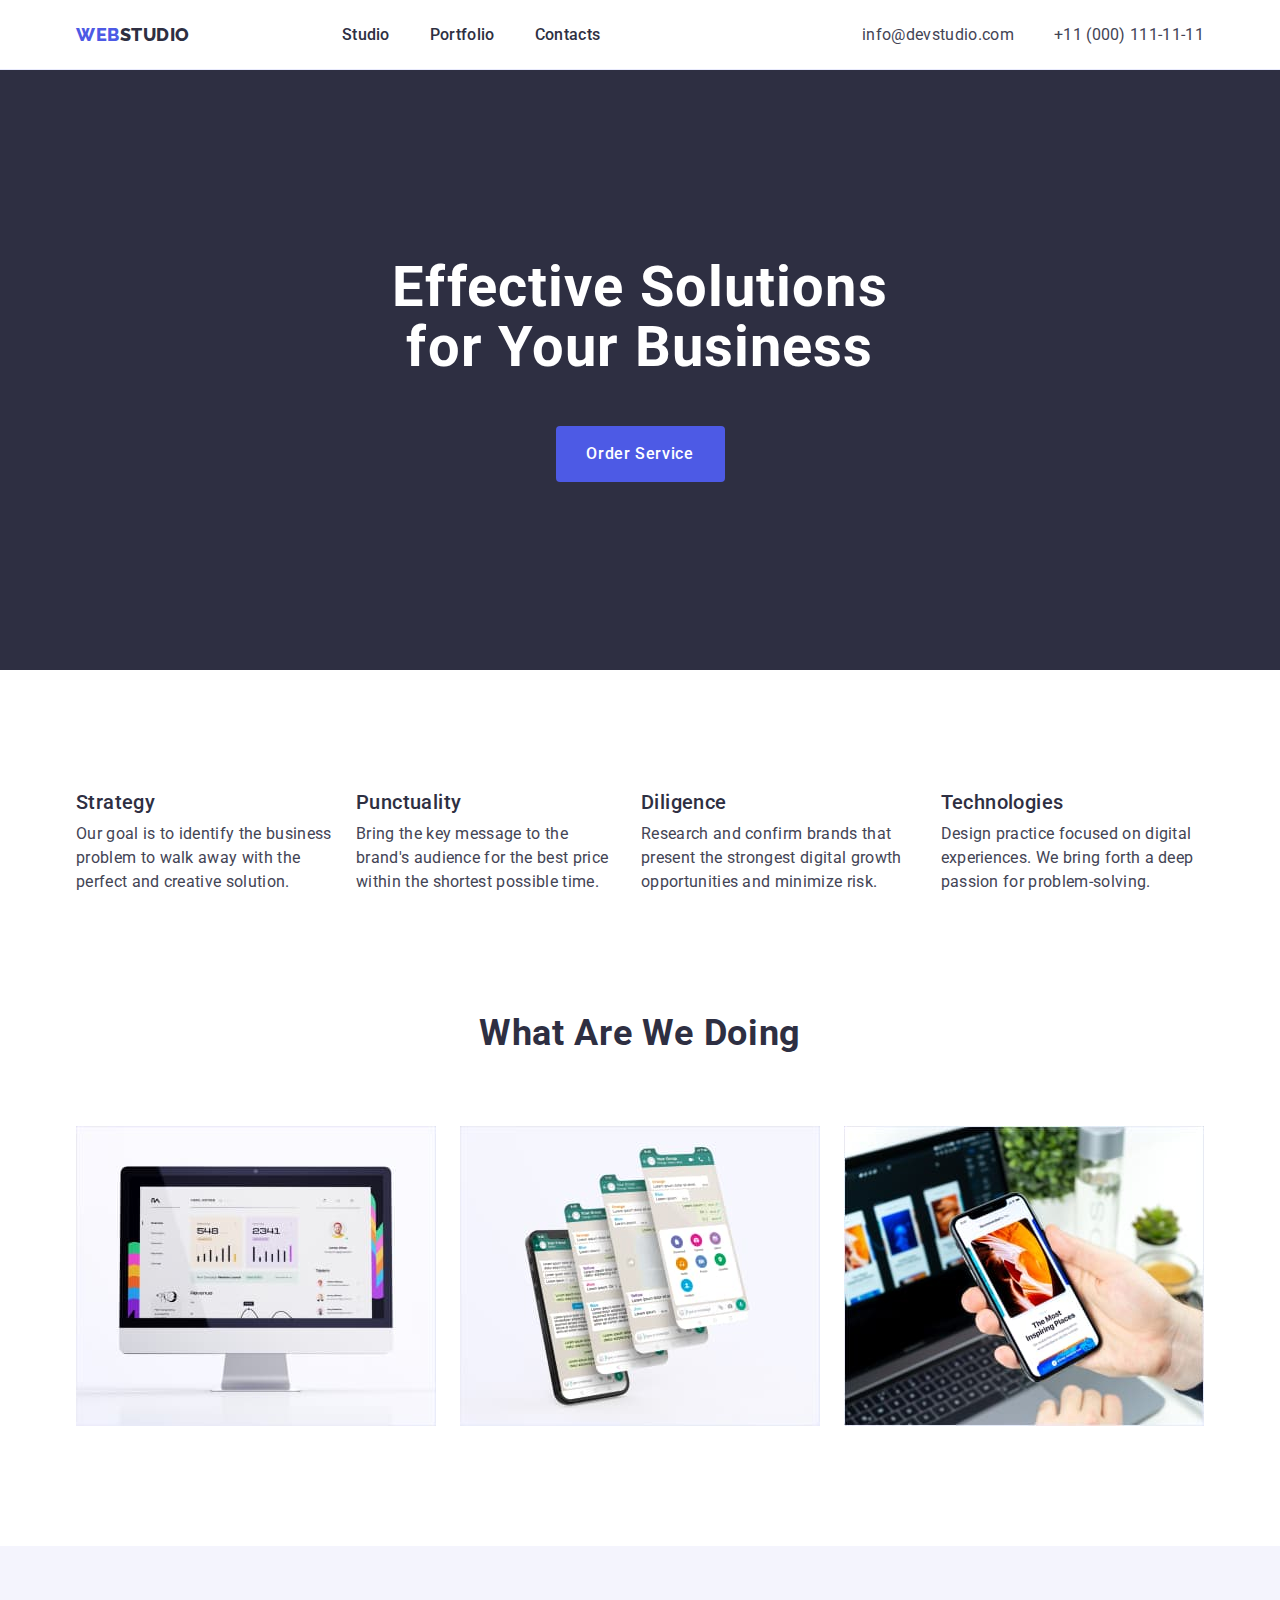
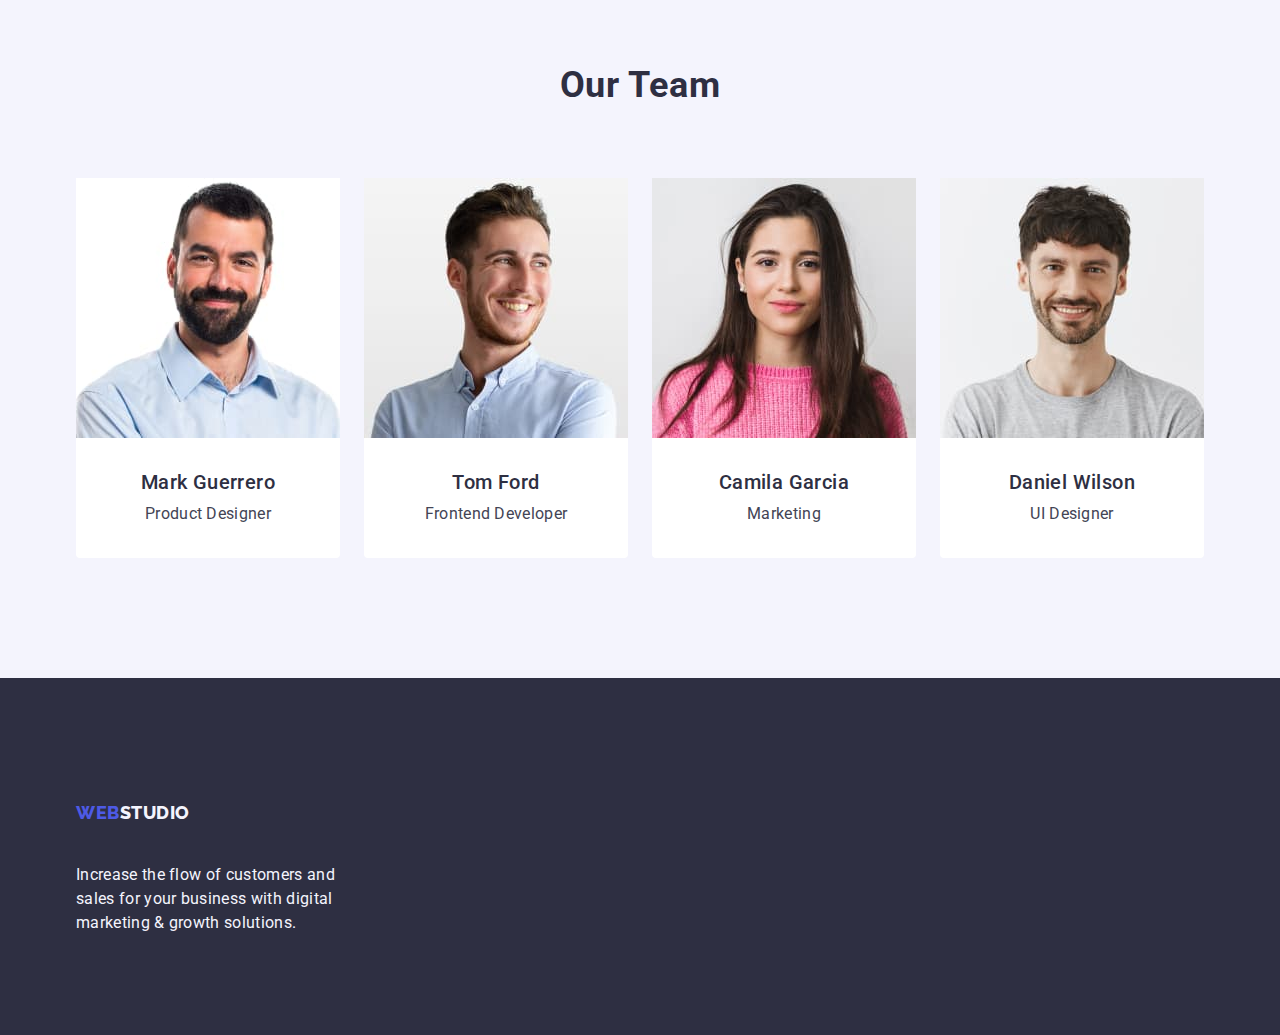
<file: index.html>
<!DOCTYPE html>
<html lang="en">
  <head>
    <meta charset="UTF-8" />
    <meta http-equiv="X-UA-Compatible" content="IE=edge" />
    <meta name="webstudio" content="about company webstudio" />
    <title>homework3</title>
    <link rel="preconnect" href="https://fonts.googleapis.com" />
    <link rel="preconnect" href="https://fonts.gstatic.com" crossorigin />
    <link
      href="https://fonts.googleapis.com/css2?family=Raleway:wght@800&family=Roboto:wght@400;500;700;900&display=swap"
      rel="stylesheet"
    />
    <link rel="stylesheet" href="./css/modern-normalize.min.css" />
    <link rel="stylesheet" href="./css/style.css" />
  </head>
  <body>
    <!-- Header -->
    <header class="header">
      <div class="header-top container">
        <nav class="navigation">
          <a class="logo-web link" href="./index.html"
            >Web<span class="logo-studio">Studio</span></a
          >
          <ul class="header-nav list">
            <li class="nav-item">
              <a class="nav-link link" href="./index.html" target="_self"
                >Studio</a
              >
            </li>
            <li class="nav-item">
              <a class="nav-link link" href="./portfolio.html" target="_self"
                >Portfolio</a
              >
            </li>
            <li class="nav-item">
              <a class="nav-link link" href="">Contacts</a>
            </li>
          </ul>
        </nav>
        <address class="contacts">
          <ul class="list">
            <li>
              <a class="contacts-link link" href="mailto:info@devstudio.com"
                >info@devstudio.com</a
              >
            </li>
            <li>
              <a class="contacts-link link" href="tel:+110001111111"
                >+11 (000) 111-11-11</a
              >
            </li>
          </ul>
        </address>
      </div>
    </header>

    <main>
      <!--Hero section-->
      <section class="main-hero">
        <div class="container">
          <h1 class="main-slogan">Effective Solutions for Your Business</h1>
          <button class="order-button" type="button">Order Service</button>
        </div>
      </section>
      <!--Benefits section-->
      <section class="advantages">
        <div class="container">
          <h2 class="visually-hidden">Special features.</h2>
          <ul class="list">
            <li class="advantages-item">
              <h3 class="advantages-title">Strategy</h3>
              <p class="advantages-text">
                Our goal is to identify the business problem to walk away with
                the perfect and creative solution.
              </p>
            </li>
            <li class="advantages-item">
              <h3 class="advantages-title">Punctuality</h3>
              <p class="advantages-text">
                Bring the key message to the brand's audience for the best price
                within the shortest possible time.
              </p>
            </li>
            <li class="advantages-item">
              <h3 class="advantages-title">Diligence</h3>
              <p class="advantages-text">
                Research and confirm brands that present the strongest digital
                growth opportunities and minimize risk.
              </p>
            </li>
            <li class="advantages-item">
              <h3 class="advantages-title">Technologies</h3>
              <p class="advantages-text">
                Design practice focused on digital experiences. We bring forth a
                deep passion for problem-solving.
              </p>
            </li>
          </ul>
        </div>
      </section>
      <!--Examples section-->
      <section class="examples">
        <div class="container">
          <h2 class="second-title">What are we doing</h2>
          <ul class="list">
            <li class="example-item">
              <img
                src="./images/monitor_with_program.jpg"
                alt="Monitor with program"
                width="360"
                height="300"
              />
            </li>
            <li class="example-item">
              <img
                src="./images/phone_with_tabs.jpg"
                alt="phone with tabs"
                width="360"
                height="300"
              />
            </li>
            <li class="example-item">
              <img
                src="./images/phone_with_a_picture.jpg"
                alt="phone with a picture"
                width="360"
                height="300"
              />
            </li>
          </ul>
        </div>
      </section>
      <!--About-team section-->
      <section class="about-team">
        <div class="container">
          <h2 class="team-title">Our Team</h2>
          <ul class="list">
            <li class="team-members">
              <img
                src="./images/mark_guerrero.jpg"
                alt="Mark Guerrero"
                width="264"
                height="260"
              />
              <div class="member-container">
                <h3 class="members-name">Mark Guerrero</h3>
                <p class="members-position">Product Designer</p>
              </div>
            </li>
            <li class="team-members">
              <img
                src="./images/tom_forrd.jpg"
                alt="Tom Ford"
                width="264"
                height="260"
              />
              <div class="member-container">
                <h3 class="members-name">Tom Ford</h3>
                <p class="members-position">Frontend Developer</p>
              </div>
            </li>
            <li class="team-members">
              <img
                src="./images/camila_garcia.jpg"
                alt="Camila Garcia"
                width="264"
                height="260"
              />
              <div class="member-container">
                <h3 class="members-name">Camila Garcia</h3>
                <p class="members-position">Marketing</p>
              </div>
            </li>
            <li class="team-members">
              <img
                src="./images/daniel_wilson.jpg"
                alt="Daniel Wilson"
                width="264"
                height="260"
              />
              <div class="member-container">
                <h3 class="members-name">Daniel Wilson</h3>
                <p class="members-position">UI Designer</p>
              </div>
            </li>
          </ul>
        </div>
      </section>
    </main>
    <!-- Footer -->
    <footer class="footer-area">
      <div class="container">
        <a class="logo-footer logo-web link" href="./index.html"
          >Web<span class="logo-studio-footer">Studio</span></a
        >
        <p class="footer-text">
          Increase the flow of customers and sales for your business with
          digital marketing & growth solutions.
        </p>
      </div>
    </footer>
  </body>
</html>
</file>
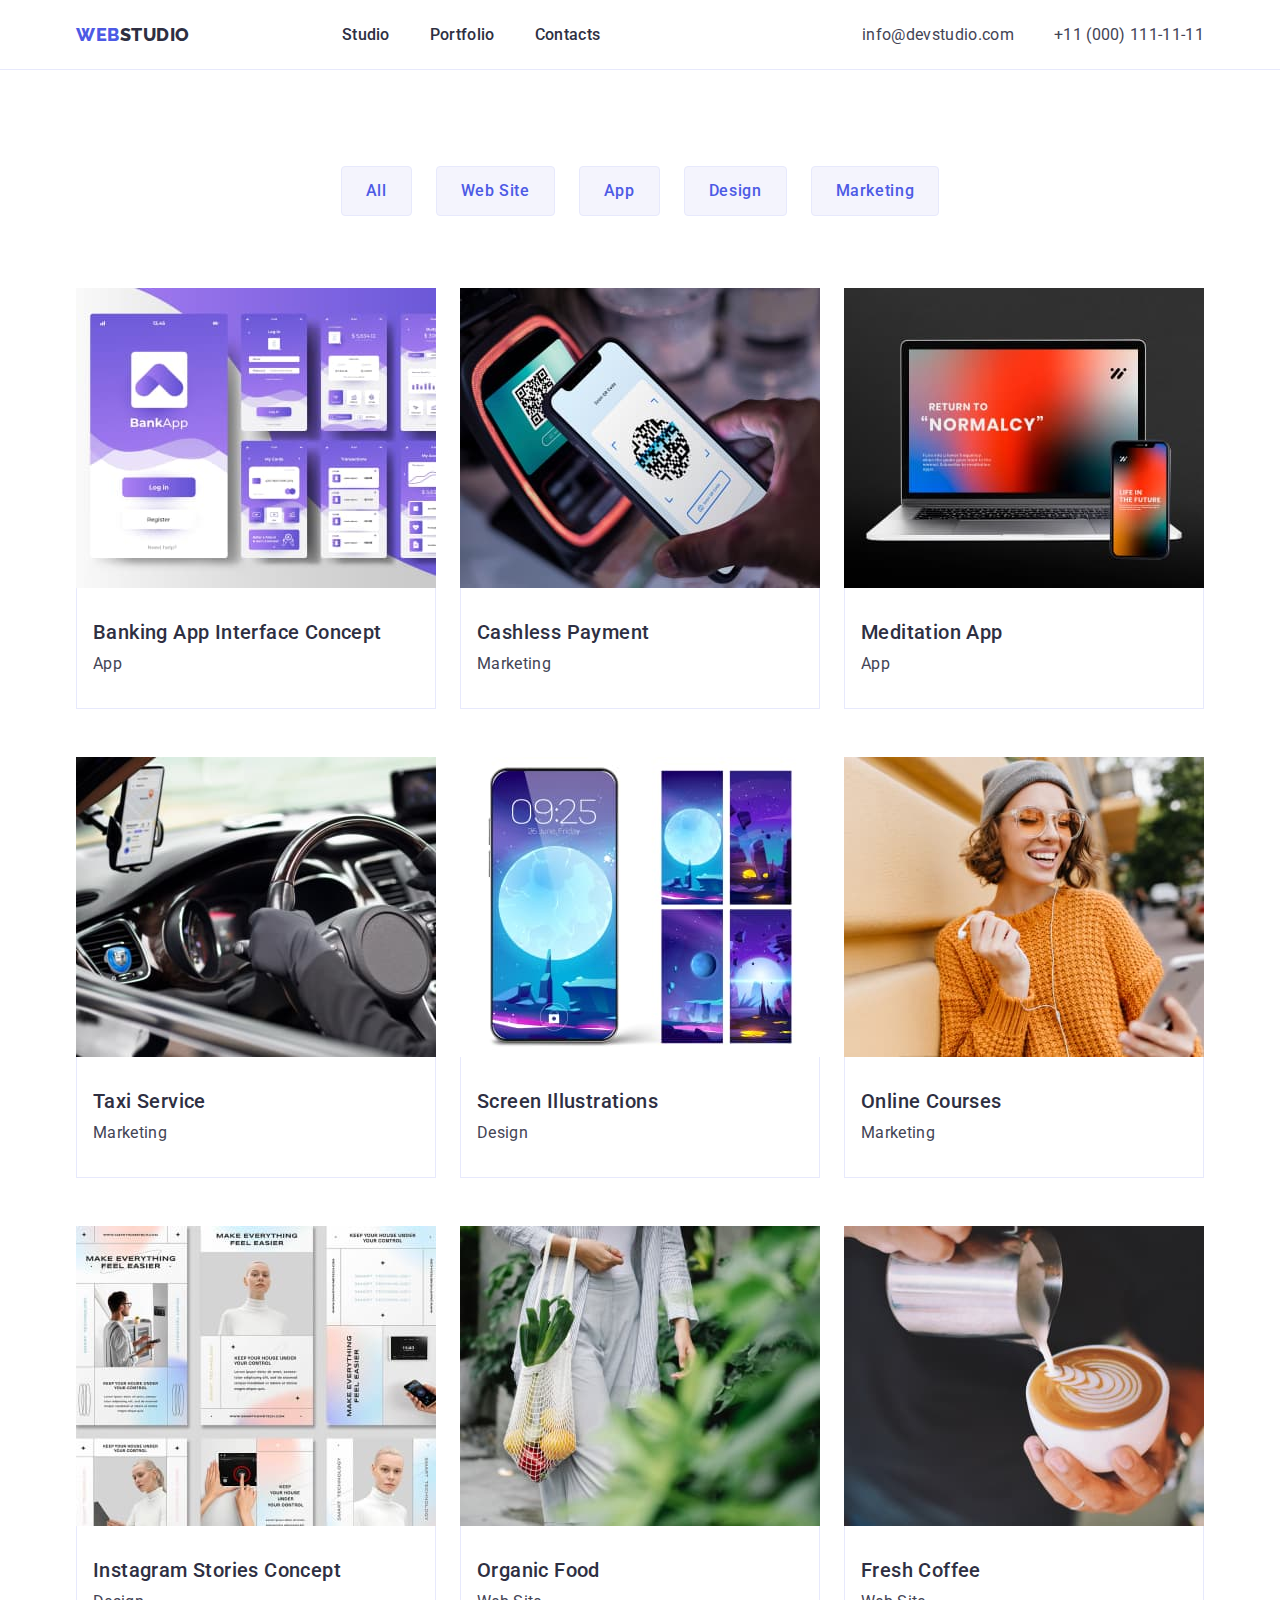
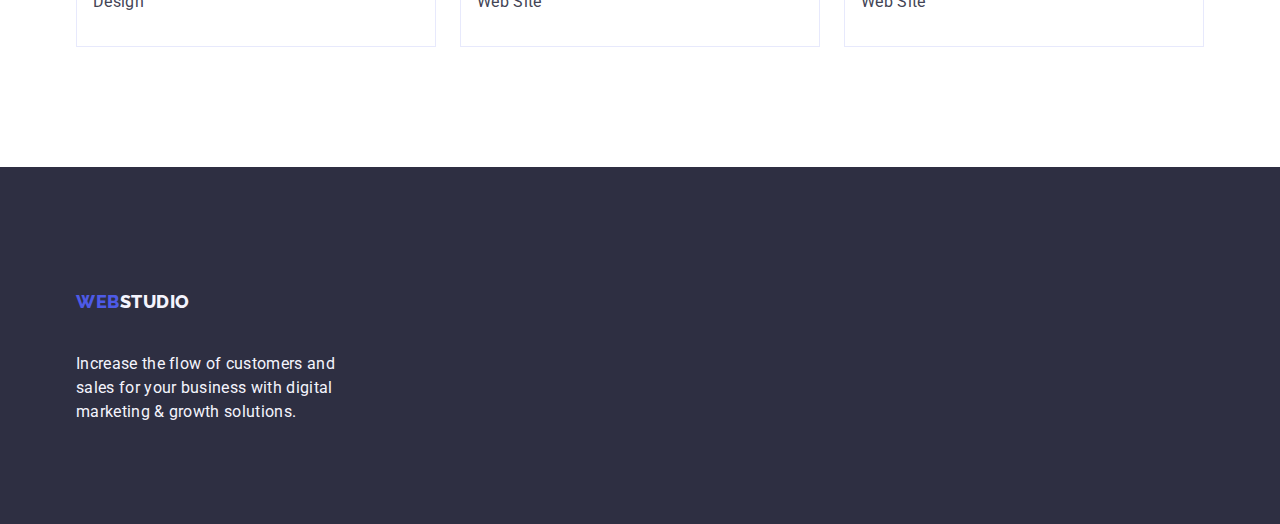
<file: portfolio.html>
<!DOCTYPE html>
<html lang="en">
  <head>
    <meta charset="UTF-8" />
    <meta http-equiv="X-UA-Compatible" content="IE=edge" />
    <meta name="webstudio" content="Portfolio of the web studio company" />
    <title>homework3</title>
    <link rel="preconnect" href="https://fonts.googleapis.com" />
    <link rel="preconnect" href="https://fonts.gstatic.com" crossorigin />
    <link
      href="https://fonts.googleapis.com/css2?family=Raleway:wght@800&family=Roboto:wght@400;500;700;900&display=swap"
      rel="stylesheet" />
    <link rel="stylesheet" href="./css/modern-normalize.min.css" />
    <link rel="stylesheet" href="./css/style.css" />
  </head>
  <body>
    <!-- Header -->
    <header class="header">
      <div class="header-top container">
        <nav class="navigation">
          <a class="logo-web link" href="./index.html">Web<span class="logo-studio">Studio</span></a>
          <ul class="header-nav list">
            <li class="nav-item">
              <a class="nav-link link" href="./index.html" target="_self">Studio</a>
            </li>
            <li class="nav-item">
              <a class="nav-link link" href="./portfolio.html" target="_self">Portfolio</a>
            </li>
            <li class="nav-item"><a class="nav-link link" href="">Contacts</a></li>
          </ul>
        </nav>
        <address class="contacts">
          <ul class="list">
            <li>
              <a class="contacts-link link" href="mailto:info@devstudio.com">info@devstudio.com</a>
            </li>
            <li>
              <a class="contacts-link link" href="tel:+110001111111">+11 (000) 111-11-11</a>
            </li>
          </ul>
        </address>
      </div>
    </header>

    <main>
      <!--Gallery portfolio-->
      <section class="gallery">
        <div class="container">
          <h1 class="visually-hidden">The work we do</h1>
          <ul class="button-list list">
            <li><button class="button-item" type="button">All</button></li>
            <li><button class="button-item" type="button">Web Site</button></li>
            <li><button class="button-item" type="button">App</button></li>
            <li><button class="button-item" type="button">Design</button></li>
            <li><button class="button-item" type="button">Marketing</button></li>
          </ul>
          <ul class="gallery-list list">
            <li class="gallery-item">
              <a class="link" href="">
                <img src="./images/portfolio/bank-app.jpg" alt="mobile banking" width="360" height="300" />
                <div class="gallery-item-container">
                  <h2 class="gallery-title">Banking App Interface Concept</h2>
                  <p class="gallery-text">App</p>
                </div>
              </a>
            </li>
            <li class="gallery-item">
              <a class="link" href="">
                <img src="./images/portfolio/qr-payments.jpg" alt="pay with phone" width="360" height="300" />
                <div class="gallery-item-container">
                  <h2 class="gallery-title">Cashless Payment</h2>
                  <p class="gallery-text">Marketing</p>
                </div>
              </a>
            </li>
            <li class="gallery-item">
              <a class="link" href="">
                <img
                  src="./images/portfolio/maditation-app.jpg"
                  alt="laptop with apps"
                  width="360"
                  height="300" />
                <div class="gallery-item-container">
                  <h2 class="gallery-title">Meditation App</h2>
                  <p class="gallery-text">App</p>
                </div>
              </a>
            </li>
            <li class="gallery-item">
              <a class="link" href="">
                <img src="./images/portfolio/taxi.jpg" alt="taxi with a phone" width="360" height="300" />
                <div class="gallery-item-container">
                  <h2 class="gallery-title">Taxi Service</h2>
                  <p class="gallery-text">Marketing</p>
                </div>
              </a>
            </li>
            <li class="gallery-item">
              <a class="link" href="">
                <img
                  src="./images/portfolio/wallpapers.jpg"
                  alt="phone with illustration"
                  width="360"
                  height="300" />
                <div class="gallery-item-container">
                  <h2 class="gallery-title">Screen Illustrations</h2>
                  <p class="gallery-text">Design</p>
                </div>
              </a>
            </li>
            <li class="gallery-item">
              <a class="link" href="">
                <img
                  src="./images/portfolio/online-courses.jpg"
                  alt="girl with a phone"
                  width="360"
                  height="300" />
                <div class="gallery-item-container">
                  <h2 class="gallery-title">Online Courses</h2>
                  <p class="gallery-text">Marketing</p>
                </div>
              </a>
            </li>
            <li class="gallery-item">
              <a class="link" href="">
                <img
                  src="./images/portfolio/instagram.jpg"
                  alt="stories instagram"
                  width="360"
                  height="300" />
                <div class="gallery-item-container">
                  <h2 class="gallery-title">Instagram Stories Concept</h2>
                  <p class="gallery-text">Design</p>
                </div>
              </a>
            </li>
            <li class="gallery-item">
              <a class="link" href="">
                <img
                  src="./images/portfolio/food-organic.jpg"
                  alt="fruits in a net"
                  width="360"
                  height="300" />
                <div class="gallery-item-container">
                  <h2 class="gallery-title">Organic Food</h2>
                  <p class="gallery-text">Web Site</p>
                </div>
              </a>
            </li>
            <li class="gallery-item">
              <a class="link" href="">
                <img src="./images/portfolio/coffee.jpg" alt="a cup of coffee" width="360" height="300" />
                <div class="gallery-item-container">
                  <h2 class="gallery-title">Fresh Coffee</h2>
                  <p class="gallery-text">Web Site</p>
                </div>
              </a>
            </li>
          </ul>
        </div>
      </section>
    </main>
    <!-- Footer -->
    <footer class="footer-area">
      <div class="container">
        <a class="logo-footer logo-web link" href="./index.html"
          >Web<span class="logo-studio-footer">Studio</span></a
        >
        <p class="footer-text">
          Increase the flow of customers and sales for your business with digital marketing & growth
          solutions.
        </p>
      </div>
    </footer>
  </body>
</html>
</file>
<file: css/style.css>
:root {
  --hover-color: #404bbf;
  --main-brandcolor: #2e2f42;
  --main-backgroundcolor: #f4f4fd;
  --logo-buttonscolor: #4d5ae5;
  --main-white: #ffffff;
  --main-textcolor: #434455;
  --gallery-button-border: #e7e9fc;
  --gallery-item-border: #e7e9fc;
  --header-border-bottom: #e7e9fc;
}

/**
  |============================
  | Global 
  |============================
*/

.link {
  text-decoration: none;
}

.list {
  list-style: none;
}

h1,
h2,
h3,
p {
  margin-top: 0;
  margin-bottom: 0;
}

ul {
  margin-top: 0;
  margin-bottom: 0;
  padding-left: 0;
}

img {
  display: block;
  max-width: 100%;
}

.container {
  margin: 0 auto;
  width: 1158px;
  padding: 0 15px;
}

body {
  font-family: "Roboto", sans-serif;
  background-color: var(--main-white);
  color: var(--main-textcolor);
}

/**
  |============================
  | Header
  |============================
*/

.logo-web {
  font-family: "Raleway", sans-serif;
  font-weight: 800;
  font-size: 18px;
  line-height: 1.17;
  letter-spacing: 0.03em;
  text-transform: uppercase;
  color: var(--logo-buttonscolor);
  padding: 24px 0;
  margin-right: 76px;
}

.logo-studio {
  color: var(--main-brandcolor);
}

.header {
  background-color: var(--main-white);
  border-bottom: 1px solid var(--header-border-bottom);
}

.header-top {
  display: flex;
  align-items: center;
}

.navigation {
  display: flex;
  align-items: center;
}

.header-nav {
  display: flex;
  gap: 40px;
  margin-left: 76px;
  width: 261px;
}

.list .nav-link {
  font-weight: 500;
  font-size: 16px;
  line-height: 1.5;
  letter-spacing: 0.02em;
  color: var(--main-brandcolor);
  padding: 24px 0;
}
.list .nav-link:hover,
.list .nav-link:focus {
  color: var(--hover-color);
}
.list .nav-link:active {
  color: var(--hover-color);
}

.contacts {
  font-style: normal;
  margin-left: auto;
}

.contacts .list {
  display: flex;
  gap: 40px;
}

.list .contacts-link {
  font-size: 16px;
  line-height: 1.5;
  letter-spacing: 0.02em;
  color: var(--main-textcolor);
}
.list .contacts-link:hover,
.list .contacts-link:focus {
  color: var(--hover-color);
}

/**
  |============================
  | Hero section
  |============================
*/

.main-hero {
  background-color: var(--main-brandcolor);
  padding: 188px 0;
}

.main-slogan {
  font-weight: 700;
  font-size: 56px;
  line-height: 1.07;
  text-align: center;
  letter-spacing: 0.02em;
  color: var(--main-white);
  max-width: 496px;
  margin: 0 auto;
  margin-bottom: 48px;
}

.order-button {
  font-family: "Roboto", sans-serif;
  background: var(--logo-buttonscolor);
  font-weight: 500;
  font-size: 16px;
  line-height: 1.5;
  letter-spacing: 0.04em;
  color: var(--main-white);
  cursor: pointer;
  display: block;
  margin: 0 auto;
  min-width: 169px;
  height: 56px;
  border-radius: 4px;
  border: none;
}
.order-button:hover,
.order-button:focus {
  background: var(--hover-color);
}

/**
  |============================
  | Benefits section
  |============================
*/

.visually-hidden {
  position: absolute;
  width: 1px;
  height: 1px;
  margin: -1px;
  border: 0;
  padding: 0;
  white-space: nowrap;
  clip-path: inset(100%);
  clip: rect(0 0 0 0);
  overflow: hidden;
}

.list .advantages-title {
  font-weight: 500;
  font-size: 20px;
  line-height: 1.2;
  letter-spacing: 0.02em;
  color: var(--main-brandcolor);
  margin-bottom: 8px;
}

.list .advantages-text {
  font-size: 16px;
  line-height: 1.5;
  letter-spacing: 0.02em;
}

.advantages .list {
  display: flex;
  gap: 24px;
}

.advantages-item:last-child {
  margin-right: 0;
}

.list .advantages-item {
  width: calc((100%-72px) / 4);
}

.advantages {
  padding: 120px 0;
}

/**
  |============================
  | Examples section
  |============================
*/

.second-title {
  font-weight: 700;
  font-size: 36px;
  line-height: 1.11;
  text-align: center;
  letter-spacing: 0.02em;
  text-transform: capitalize;
  color: var(--main-brandcolor);
  margin-bottom: 72px;
}

.examples {
  padding-bottom: 120px;
}

.examples .list {
  display: flex;
  gap: 24px;
}

.example-item:last-child {
  margin-right: 0;
}

.list .example-item {
  width: calc((100%-48px) / 3);
}

/**
  |============================
  | About-team section
  |============================
*/

.about-team {
  background-color: var(--main-backgroundcolor);
}

.team-title {
  font-weight: 700;
  font-size: 36px;
  line-height: 1.11;
  letter-spacing: 0.02em;
  text-align: center;
  text-transform: capitalize;
  color: var(--main-brandcolor);
  margin-bottom: 72px;
}

.team-members {
  background-color: var(--main-white);
  border-radius: 0px 0px 4px 4px;
}

.list .members-name {
  font-weight: 500;
  font-size: 20px;
  line-height: 1.2;
  text-align: center;
  letter-spacing: 0.02em;
  color: var(--main-brandcolor);
  margin-bottom: 8px;
}

.list .members-position {
  font-size: 16px;
  line-height: 1.5;
  text-align: center;
  letter-spacing: 0.02em;
}

.about-team {
  padding-top: 120px;
  padding-bottom: 120px;
}

.about-team .list {
  display: flex;
  gap: 24px;
}

.team-members:last-child {
  margin-right: 0;
}

.list .team-members {
  width: calc((100%-72px) / 4);
}

.member-container {
  padding: 32px 16px;
}

/**
  |============================
  | Footer
  |============================
*/

.footer-area {
  background-color: var(--main-brandcolor);
  padding: 100px 0;
}

.footer-text {
  font-size: 16px;
  line-height: 1.5;
  letter-spacing: 0.02em;
  color: var(--main-backgroundcolor);
  max-width: 264px;
}

.logo-studio-footer {
  color: var(--main-backgroundcolor);
}

.logo-footer {
  display: inline-block;
  margin-bottom: 16px;
}

/**
  |============================
  | Gallery portfolio
  |============================
*/

.button-item {
  font-family: "Roboto", sans-serif;
  cursor: pointer;
  background-color: var(--main-backgroundcolor);
  color: var(--logo-buttonscolor);
  font-weight: 500;
  font-size: 16px;
  line-height: 1.5;
  text-align: center;
  letter-spacing: 0.04em;
  border: 1px solid var(--gallery-button-border);
  border-radius: 4px;
  padding: 12px 24px;
}

.list .button-item:hover,
.list .button-item:focus {
  background-color: var(--hover-color);
  color: var(--main-white);
  border: 1px solid transparent;
}

.list .gallery-title {
  font-weight: 500;
  font-size: 20px;
  line-height: 1.2;
  letter-spacing: 0.02em;
  color: var(--main-brandcolor);
  margin-bottom: 8px;
}
.list .gallery-text {
  font-size: 16px;
  line-height: 1.5;
  letter-spacing: 0.02em;
  color: var(--main-textcolor);
}

.gallery {
  padding-top: 96px;
  padding-bottom: 120px;
}

.button-list {
  display: flex;
  justify-content: center;
  gap: 24px;
  margin-bottom: 72px;
}

.gallery-list {
  display: flex;
  flex-wrap: wrap;
  column-gap: 24px;
  row-gap: 48px;
}

.gallery-item {
  width: calc((100% - 48px) / 3);
}

.gallery-item-container {
  padding: 32px 16px;
  border: 1px solid var(--gallery-item-border);
  border-top: none;
}
</file>
